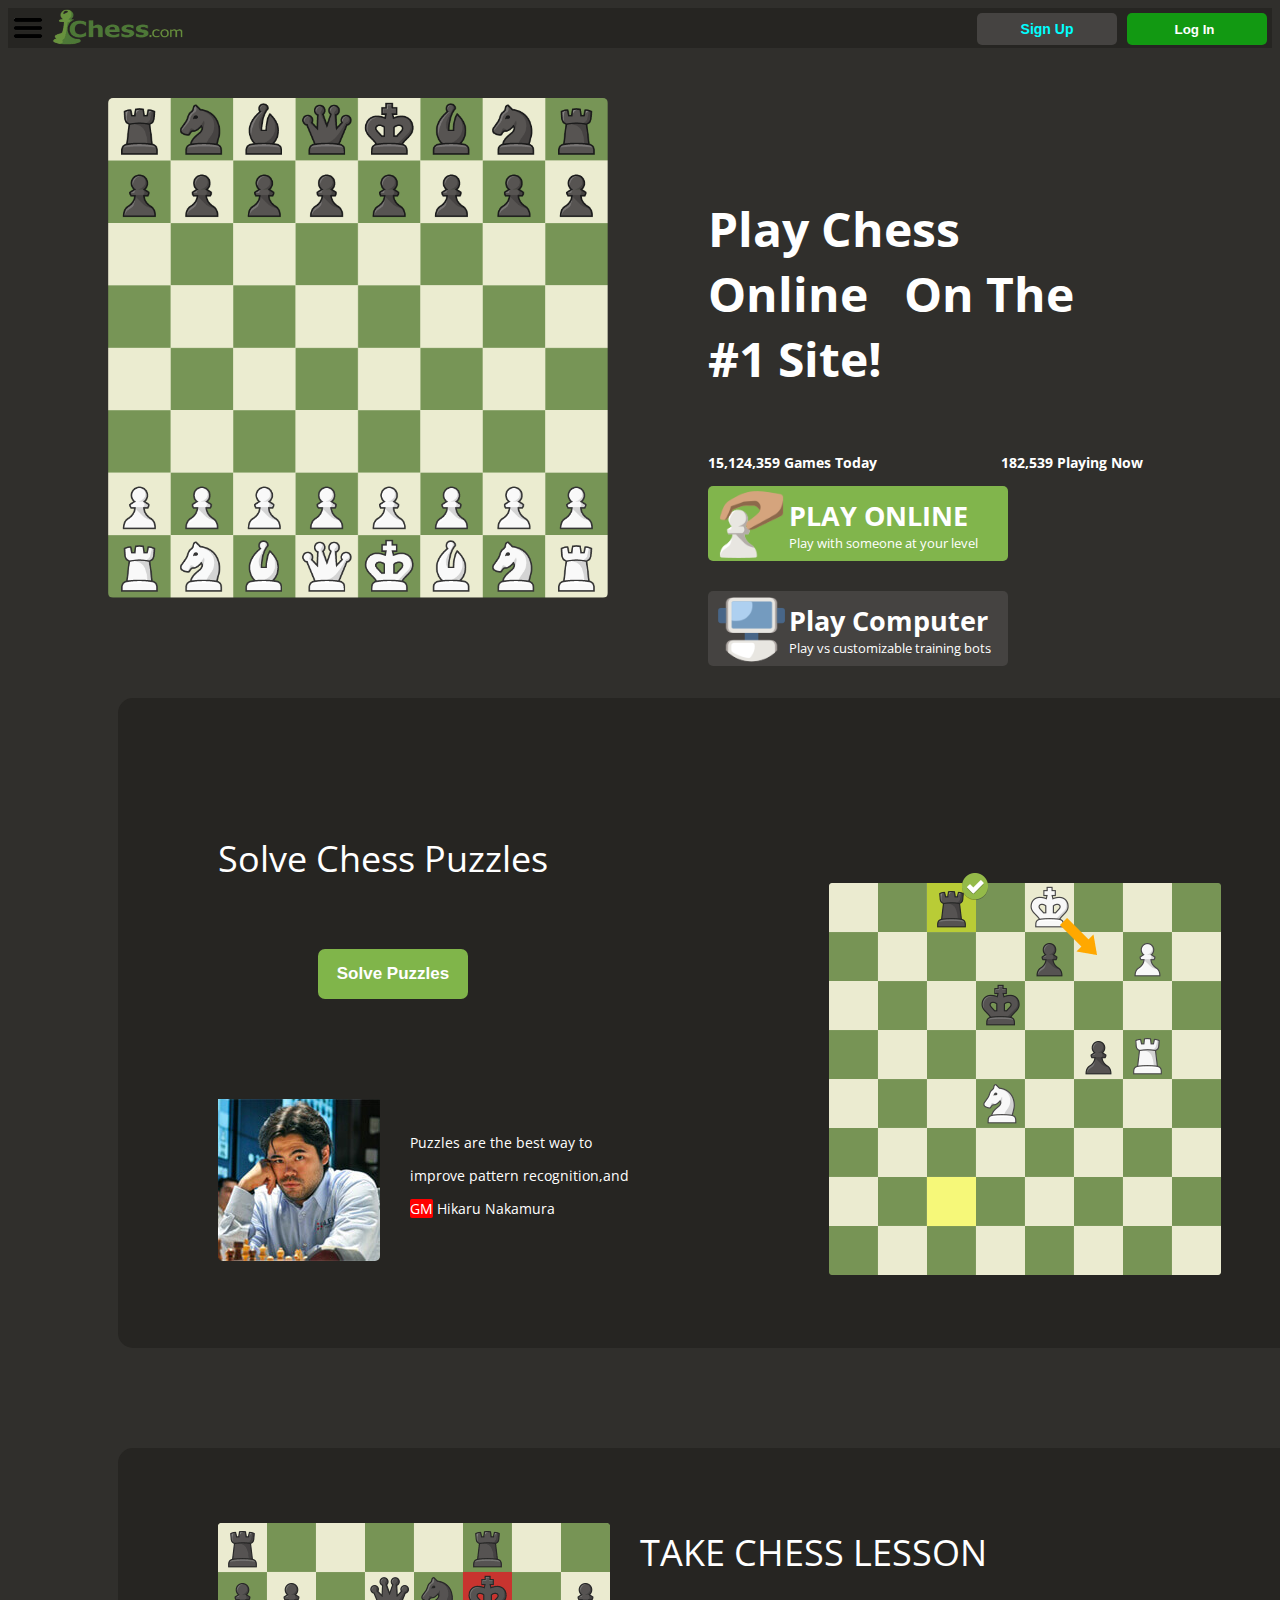
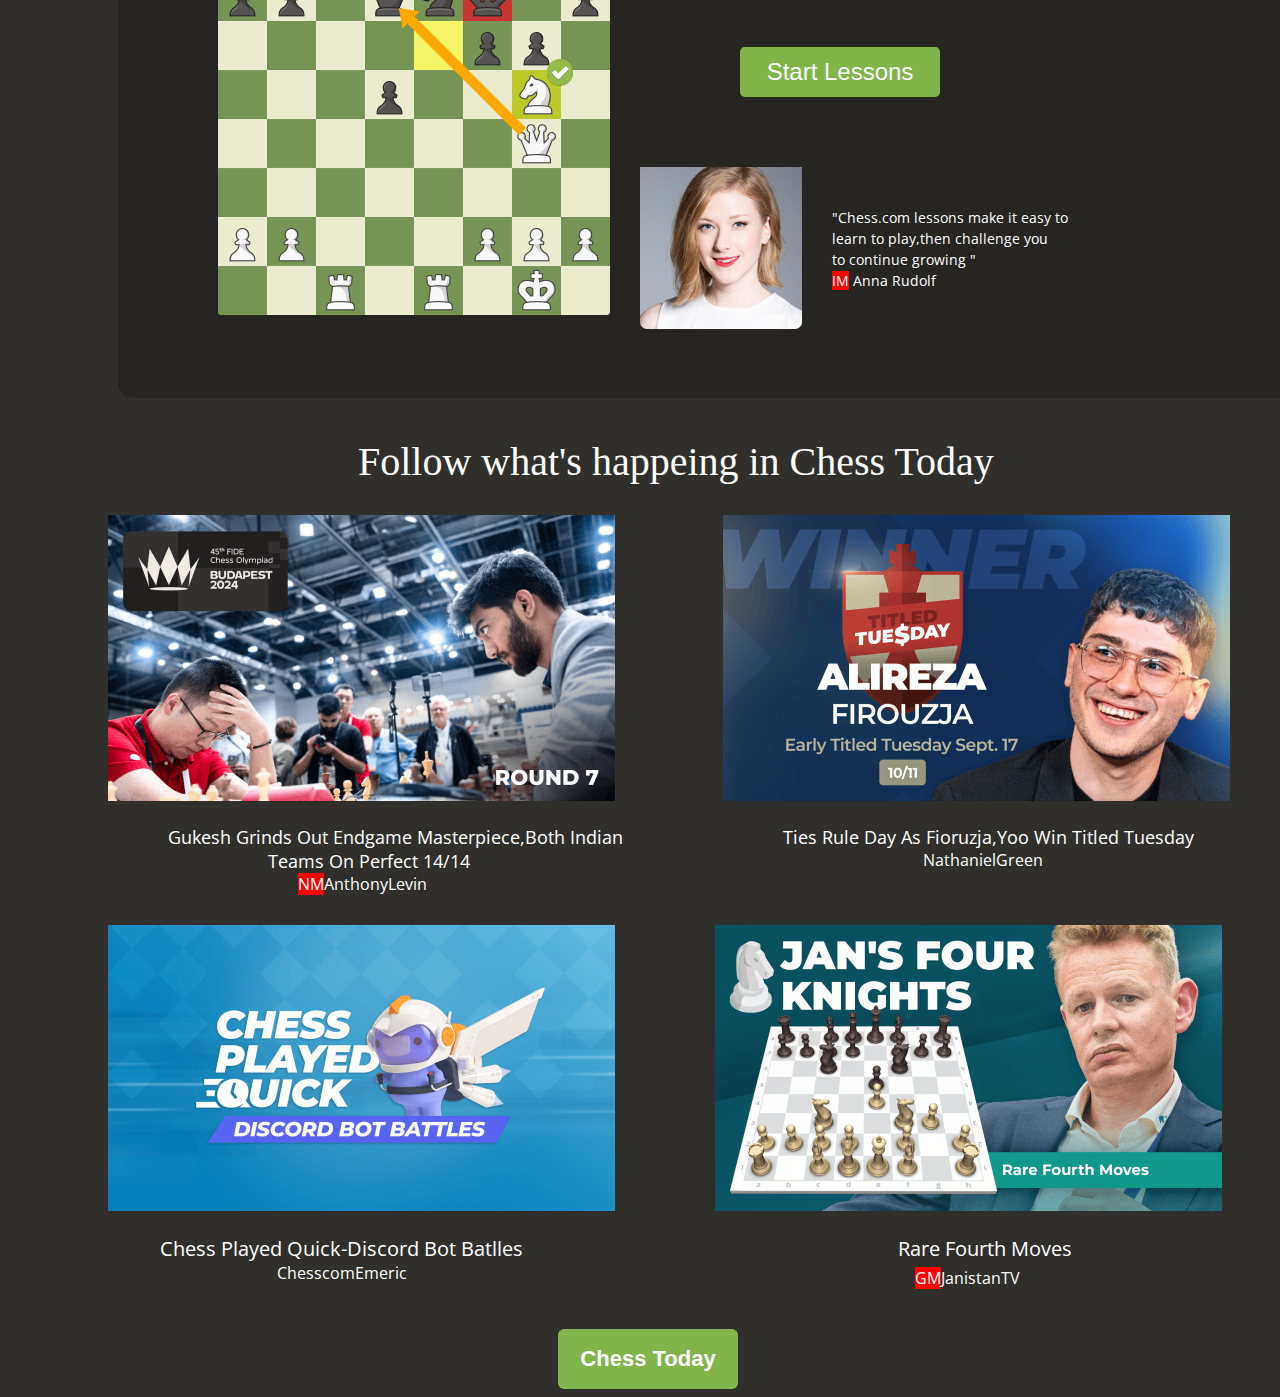
<file: index.html>
<!DOCTYPE html>
<html style="font-family: "Open Sans", sans-serif;">
    <head>
        <link rel="preconnect" href="https://fonts.googleapis.com">
        <link rel="preconnect" href="https://fonts.gstatic.com" crossorigin>
        <link href="https://fonts.googleapis.com/css2?family=Open+Sans:ital,wght@0,300..800;1,300..800&display=swap" rel="stylesheet">
        <link rel="stylesheet" href="./div1styles.css">
        <link rel="stylesheet" href="./div2styles.css">
        <link rel="stylesheet" href="./div3styles.css">
        <title>
            Chess.com-Play Chess Online
        </title>
        <style>
            html
            {
                background-color:rgb(48, 47, 44);
                margin:0;
            }
        </style>
        <style>
            .play1
            {
                display:flex;
                height:75px;
                width:300px;
                background-color:rgb(69, 67, 65);
                border:none;
                border-radius:5px;
                margin-left:100px;
                margin-top:30px;
            }
            .container1
            {
                display:flex;
                flex-direction:row;
                height:75px;
                width:300px;
            }
            .chessimg1
            {
                display:flex;
                justify-content: flex-start;
            }
            .chessimage1
            {
                
                height:75px;
                flex:0.2;
                justify-content: flex-start;
            }
            .textbig1
            { justify-content: flex-start;
                font-family: ;
                display:flex;
                padding-top:10px;
                color:white;
                font-size: 27px;
                font-weight:bold;
                vertical-align:top;
                font-family: "Open Sans", sans-serif;
            }
            .subtext1
            {
                font-family: "Open Sans", sans-serif;
                display:flex;
                justify-content: flex-end;
                vertical-align:top;
                color:white;
        
            }
            .texts1
            {
                display:flex;
                flex-direction:column;
            }
        </style>
        <style>
            .header
            {
                display:flex;
                background-color:rgb(38, 37, 34);
                flex-direction: row;
                height:40px;
                
            }
            .menu
            {
                flex:display;
                flex-direction: row;
                justify-content: flex-start;
                vertical-align:center;
            }
            .logo
            {
                flex:display;
            }
            .blank
            {
                flex:display;
                flex:1;
            }
            .signupbut
            {
            height:32px;
            width :140px;
            background-color: rgb(69, 67, 65);
            border-radius:5px;
            border:none;
            font-size:14px;
            font-weight: bold;
            color:cyan;
            }
            .loginbut
            {
                padding-right:10px;
                width:140px;
                height:32px;
                flex:display;
                background-color:rgb(18, 153, 18);
                border:none;
                border-radius:5px;
                font-weight:bold;
                color:white;
                padding-left:5px;
            }
            .login
            {
                padding-left:10px;
                vertical-align:center;
                padding-top:5px;
                padding-right:5px;
            }
            .signup
            {
                vertical-align:center;
                padding-top:5px;
                padding-left:5px;
            }
            .hamburgermenu
            {
                padding-top:4px;
                padding-right:4px;
                padding-left:4px;
                width:32px;
                height:32px;
                vertical-align: center;
            }
            .logoimg
            {
                padding-right:4px;
                padding-left:4px;
                height:37.5px;
                width:131px;
            }
        </style>
    <style>
        .play
        {
            display:flex;
            height:75px;
            width:300px;
            background-color:rgb(129, 181, 76);
            border:none;
            border-radius:5px;
            margin-left:100px;
        }
        .container
        {
            display:flex;
            flex-direction:row;
            height:75px;
            width:300px;
        }
        .chessimg
        {
            display:flex;
            justify-content: flex-start;
        }
        .chessimage
        {
            
            height:75px;
            flex:0.2;
            justify-content: flex-start;
        }
        .textbig
        { justify-content: flex-start;
            font-family: "Open Sans", sans-serif;
            display:flex;
            padding-top:10px;
            color:white;
            font-size: 27px;
            font-weight:bold;
            vertical-align:top;
        }
        .subtext
        {
            font-family: "Open Sans", sans-serif;
            display:flex;
            justify-content: flex-end;
            vertical-align:top;
            color:white;
            justify-content: flex-start;
    
        }
        .texts
        {
            display:flex;
            flex-direction:column;
        }
    </style>
        <style>
            .body1
            {
                background-color:#302f2c;
            }
            .chessboard
            {
                padding-top:50px;
                padding-left:100px;
                display:flex;
                flex:0.6;
                height:500px;
                width: 600px;
            }
            .chessboardimg
            {
                border-radius:5px;
                display:inline;
            }
            .body1
            {
                display:flex;
                flex-direction:row;

            }
            .texts
            {
                display:flex;
                flex-direction:column;
                flex:1;
                width:200px;
                height:300px;
            }
            .toptext
            {
                padding-left:100px;
                display:flex;
                display:inline;
                font-size:48px;
                flex:0.2;
                font-family: "Open Sans", sans-serif;
                font-weight:bold;
                color:white;
                vertical-align: top;
                padding-top:100px;
                padding-right:150px;
                margin-left:0px;
            }
            .text2
            {
                padding-left:30px;
            }
            .subtexter
            {
                display:flex;
                flex:0.2;
                padding-left:100px;
                flex-direction:column;
                color:white;
                font-weight:bold;
                font-size:14px;
                font-family: "Open Sans", sans-serif;
                vertical-align: top;
                margin-top:0px;
            }
            .textp
            {
                display:flex;
                flex:0.2;
                padding-left:100px;
                flex-direction:column;
                color:cyan;
                font-weight:bold;
                font-size:14px;
                font-family: "Open Sans", sans-serif;
                vertical-align: top;
                margin-top:0px;
            }
        </style>
        <style>
            .second
            {
                display:flex;
                
                background-color:rgb(38, 37, 34);
                width:410px;
                height:922px;
            }
        </style>
    </head>
    <body>
        <div class="header">
            <div class="Menu"><img class="hamburgermenu"src="./hamburgermenu.png"></img></div>
            <div class="logo"><img class="logoimg"src="./logo-removebg-preview.png"></div>
            <div class="blank"></div>
            <div class="signup"><button class="signupbut">Sign Up</button></div>
            <div class="login"><button class="loginbut">Log In</button></div>
        </div>
        <div class="body1">
            <div class="chessboard"><img class="chessboardimg"src="./chessboard.png"></div>
            <div class="texts">
                <p class="toptext">Play Chess Online  &nbsp;&nbsp;On The #1 Site! </p>
                <div class="subtexter"><p class="stats">15,124,359 Games Today &nbsp;&nbsp;&nbsp;&nbsp;&nbsp;&nbsp;&nbsp;&nbsp;&nbsp;&nbsp;&nbsp;&nbsp;&nbsp;&nbsp;&nbsp;&nbsp;&nbsp;&nbsp;&nbsp;&nbsp;&nbsp;&nbsp;&nbsp;&nbsp;&nbsp;&nbsp;&nbsp;&nbsp;&nbsp;&nbsp;182,539 Playing Now</p></div>
                <button class="play">
                    <div class="container">
                        <div class="chessimg"><img class="chessimage" src="./playwhite.cea685ba.png"></div>
                        <div class="texts">
                            <div class="textbig">PLAY ONLINE</div>
                            <div class="subtext">Play with someone at your level</div>
                        </div>
                    </div>
                </button>
                <button class="play1">
                    <div class="container1">
                        <div class="chessimg1"><img class="chessimage1" src="./computer.f36f0d84.png"></div>
                        <div class="texts1">
                            <div class="textbig1">Play Computer</div>
                            <div class="subtext1">Play vs customizable training bots</div>
                        </div>
                    </div>
                </button>
            <div class="second">
            </div>
            </div>
            </div>
        </div>









        <div class="hello">
            <div class="text"><p>Solve Chess Puzzles</p>
            <button class="button5">Solve Puzzles</button>
            <div class="wool">
                <div class="img"><img class="img1" src="./hikaru-nakamura.e1ca9267.jpg"></div>
                <div class="text234">
                <p>Puzzles are the best way to</p>
                <p>improve pattern recognition,and</p>
                <p> <span class="text3">GM</span> Hikaru Nakamura</p>
                </div>
            </div>
            </div>
            <div class="img9"><img class="img90"src="./board-puzzles.4a54c49f (1).png"></div>
            </div>





            <div class="hello2">
                <div class="img12"><img class="img" src="./board-lessons.825946d3.png"></div>
                <div class="text2">
                <div class="text12">TAKE CHESS LESSON</div>
                <div class="button2"><button class="button12">Start Lessons</button></div>
                <div class="bottom2">
                    <div class="image22"><img class="img22"src="./anna-rudolf.193d08a5.jpg"></div>
                    <div class="text22">
                        <div><p1>"Chess.com lessons make it easy to</p1></div>
                        <div><p2>learn to play,then challenge you</p2></div>
                        <div><p3>to continue growing "</p3></div>
                        <div><p4><span class="anna2">IM</span> Anna Rudolf </p4></div>
                
                
                    </div>
                </div>
                </div>
                </div>


                <div class="vertical1">
                    <div class="column1">Follow what's happeing in Chess Today</div>
                    <div class="row1">
                    <div class="lastimg">
                        <div class="imgpk1"><img src="./1517183.1bd832ce.507x286o.afeee052586e.png"></div>
                        <div class="textpk1">Gukesh Grinds Out Endgame Masterpiece,Both Indian</div>
                        <div class="textpk2">Teams On Perfect 14/14</div>
                        <div class="textpk3"><span class="textpk33">NM</span>AnthonyLevin</div>
                    </div>
                    <div class="lastimg2">
                        <div class="imgak1"><img src="./1516919.7e0e2728.507x286o.d641b454c1b7.png"></div>
                        <div class="textak1">Ties Rule Day As Fioruzja,Yoo Win Titled Tuesday</div>
                        <div class="textak2"></div>
                        <div class="textak3"><span class="textak33"></span>NathanielGreen</div>
                    </div>
                    </div> <!--row1end-->
                    <div class="row1">
                        <div class="lastimg">
                            <div class="imgpk1"><img src="./31263.c081ca6d.507x286o.e82f48b72924.png"></div>
                            <div class="textdk1">Chess Played Quick-Discord Bot Batlles</div>
                            <div class="textpk2"></div>
                            <div class="textdk3"><span class="textpk33"></span>ChesscomEmeric</div>
                        </div>
                        <div class="lastimg2">
                            <div class="imgak1"><img src="./9851.202e2ac5.507x286o.8bdc6c84f09d.png"></div>
                            <div class="textkk1">Rare Fourth Moves</div>
                            <div class="textak2"></div>
                            <div class="textkk3"><span class="textak33">GM</span>JanistanTV</div>
                        </div>
                    </div>
                    <div class="but"><button class="chess_today">Chess Today</button></div>
        
    </body>
</html>
</file>
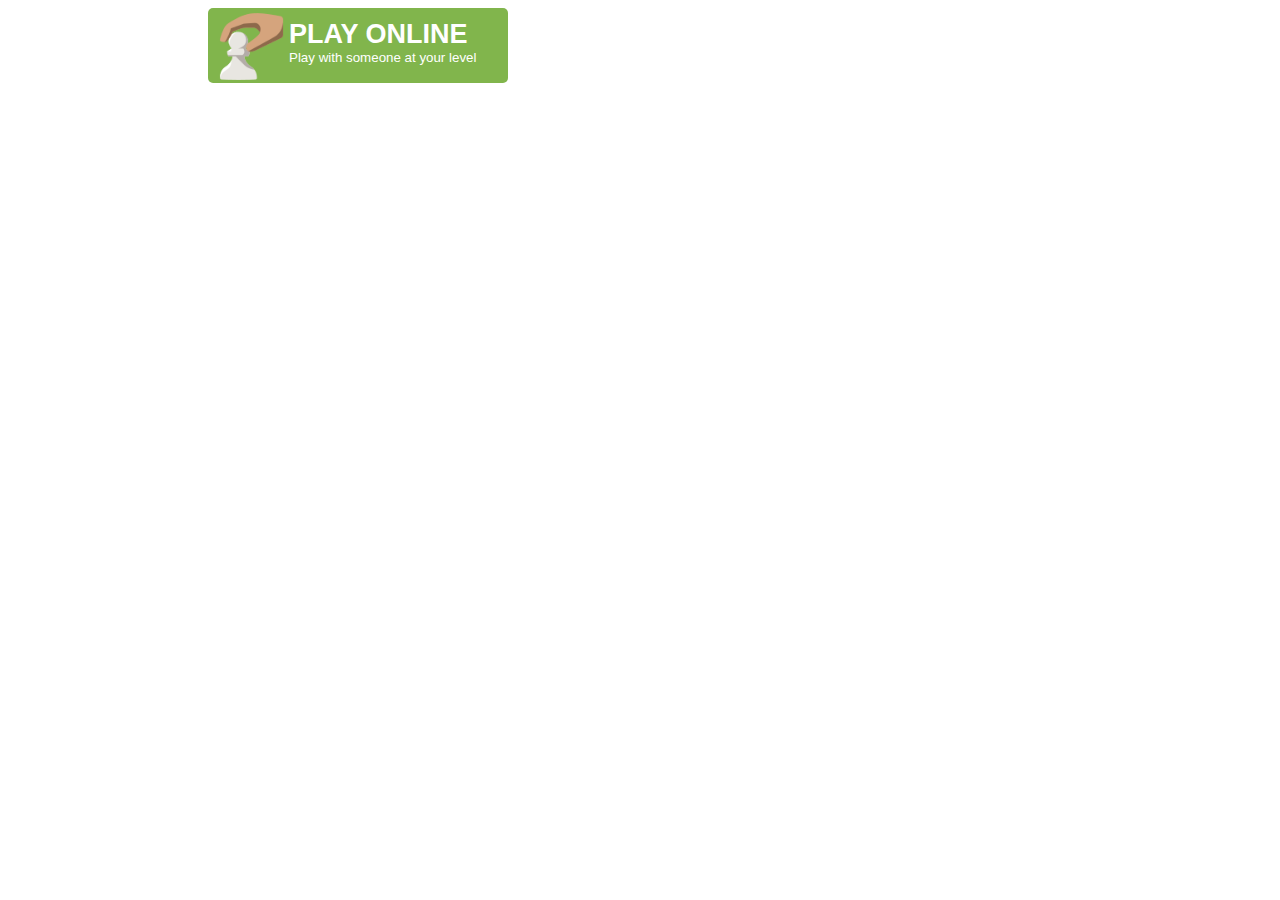
<file: button.html>
<html>
    <style>
    .play
    {
        display:flex;
        height:75px;
        width:300px;
        background-color:rgb(129, 181, 76);
        border:none;
        border-radius:5px;
        margin-left:200px;
    }
    .container
    {
        display:flex;
        flex-direction:row;
        height:75px;
        width:300px;
    }
    .chessimg
    {
        display:flex;
        justify-content: flex-start;
    }
    .chessimage
    {
        
        height:75px;
        flex:0.2;
        justify-content: flex-start;
    }
    .textbig
    { justify-content: flex-start;
        font-family: ;
        display:flex;
        padding-top:10px;
        color:white;
        font-size: 27px;
        font-weight:bold;
        vertical-align:top;
    }
    .subtext
    {
        
        display:flex;
        justify-content: flex-end;
        vertical-align:top;
        color:white;

    }
    .texts
    {
        display:flex;
        flex-direction:column;
    }
</style>
<button class="play">
    <div class="container">
        <div class="chessimg"><img class="chessimage" src="./playwhite.cea685ba.png"></div>
        <div class="texts">
            <div class="textbig">PLAY ONLINE</div>
            <div class="subtext">Play with someone at your level</div>
        </div>
    </div>
</button>
</html>
</file>
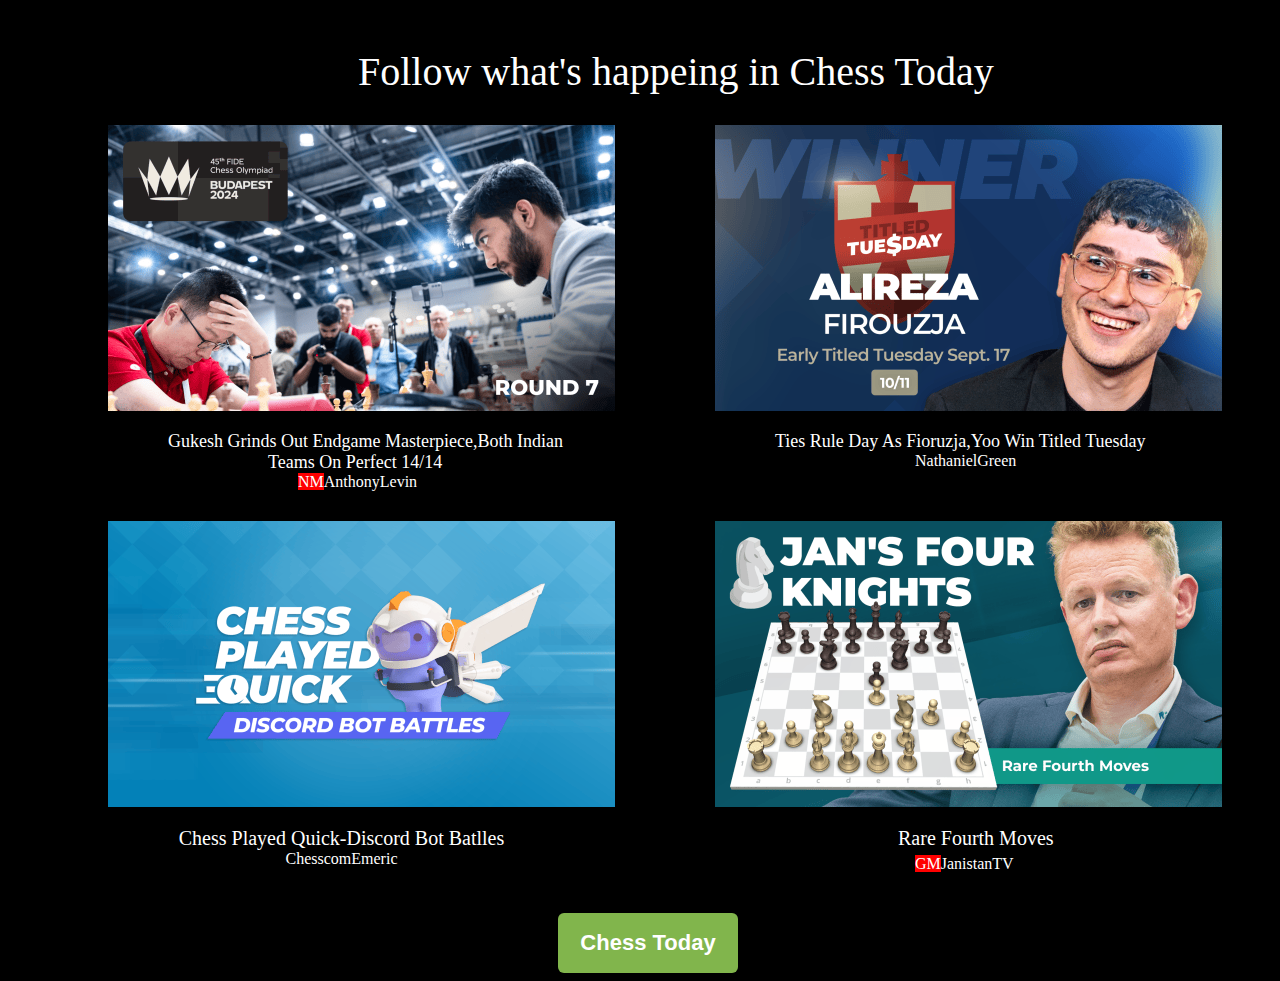
<file: div3.html>
<html>
<style>
    html
    {
        background-color:black
    }
    .vertical1
    {
        display:flex;
        flex-direction:column;
    }
    .column1
    {
        font-size:40px;
        color:white;
        padding-left:350px;
        padding-top:40px;
    }
    .lastimg
    {
        display:flex;
        flex-direction:column;
        border-radius:8px;
    }
    .imgpk1
    {
        padding-left:100px;
        border-radius:5px;
        padding-top:30px;
    }
    .textpk1
    {
     color:white;   
     font-size:18px;
     display:flex;
     vertical-align:center;
     padding-left:160px;
     padding-top:20px;
    }
    .textpk2
    {
        color:white;
        font-size:18px;
        margin-top:0px;
        padding-left:260px;
    }
    .textpk3
    {
        color:white;
        padding-left:290px;
    }
    .textpk33
    {
        background-color:red;
    }

</style>
<style>
    html
    {
        background-color:black
    }
    .vertical1
    {
        display:flex;
        flex-direction:column;
    }
    .column1
    {
        font-size:40px;
        color:white;
        padding-left:350px;
        padding-top:40px;
    }
    .lastimg2
    {
        display:flex;
        flex-direction:column;
        border-radius:8px;
    }
    .imgak1
    {
        padding-left:100px;
        border-radius:5px;
        padding-top:30px;
    }
    .textak1
    {
     color:white;   
     font-size:18px;
     display:flex;
     vertical-align:center;
     padding-left:160px;
     padding-top:20px;
    }
    .textak2
    {
        color:white;
        font-size:18px;
        margin-top:0px;
        padding-left:160px;
    }
    .textak3
    {
        color:white;
        padding-left:300px;
    }
    .textak33
    {
        background-color:red;
    }
    .pk
    {
        color:white;
        font-size:100px;
    }
    .row1
    {
        display:flex;
        flex-direction: row;
    }
    .chess_today
    {
        height :60px;
        width :180px;
        background-color:rgb(129, 181, 76);
        border:none;
        border-radius:6px;
        font-weight:bold;
        color:white;
        font-size:22px;
    }
    .but
    {
        padding-left:550px;
        padding-top:40px;
    }
    .textkk3
    {
        color:white;
        padding-left:300px;
        padding-top:5px;
    }
    .textkk1
    {
        padding-top:20px;
        color:white;
        padding-left:283px;
        font-size:20px;
    }
    .textdk1
    {
        color:white;
        display:flex;
        justify-content: center;
        font-size:20px;
        padding-top:20px;
        padding-left:60px;
    }
    .textdk3
    {
        color:white;
        display:flex;
        justify-content:center;
        padding-left:60px;
    }
</style>
<div class="vertical1">
<div class="column1">Follow what's happeing in Chess Today</div>
<div class="row1">
<div class="lastimg">
    <div class="imgpk1"><img src="./1517183.1bd832ce.507x286o.afeee052586e.png"></div>
    <div class="textpk1">Gukesh Grinds Out Endgame Masterpiece,Both Indian</div>
    <div class="textpk2">Teams On Perfect 14/14</div>
    <div class="textpk3"><span class="textpk33">NM</span>AnthonyLevin</div>
</div>
<div class="lastimg2">
    <div class="imgak1"><img src="./1516919.7e0e2728.507x286o.d641b454c1b7.png"></div>
    <div class="textak1">Ties Rule Day As Fioruzja,Yoo Win Titled Tuesday</div>
    <div class="textak2"></div>
    <div class="textak3"><span class="textak33"></span>NathanielGreen</div>
</div>
</div> <!--row1end-->
<div class="row1">
    <div class="lastimg">
        <div class="imgpk1"><img src="./31263.c081ca6d.507x286o.e82f48b72924.png"></div>
        <div class="textdk1">Chess Played Quick-Discord Bot Batlles</div>
        <div class="textpk2"></div>
        <div class="textdk3"><span class="textpk33"></span>ChesscomEmeric</div>
    </div>
    <div class="lastimg2">
        <div class="imgak1"><img src="./9851.202e2ac5.507x286o.8bdc6c84f09d.png"></div>
        <div class="textkk1">Rare Fourth Moves</div>
        <div class="textak2"></div>
        <div class="textkk3"><span class="textak33">GM</span>JanistanTV</div>
    </div>
</div>
<div class="but"><button class="chess_today">Chess Today</button></div>
</html>
</file>
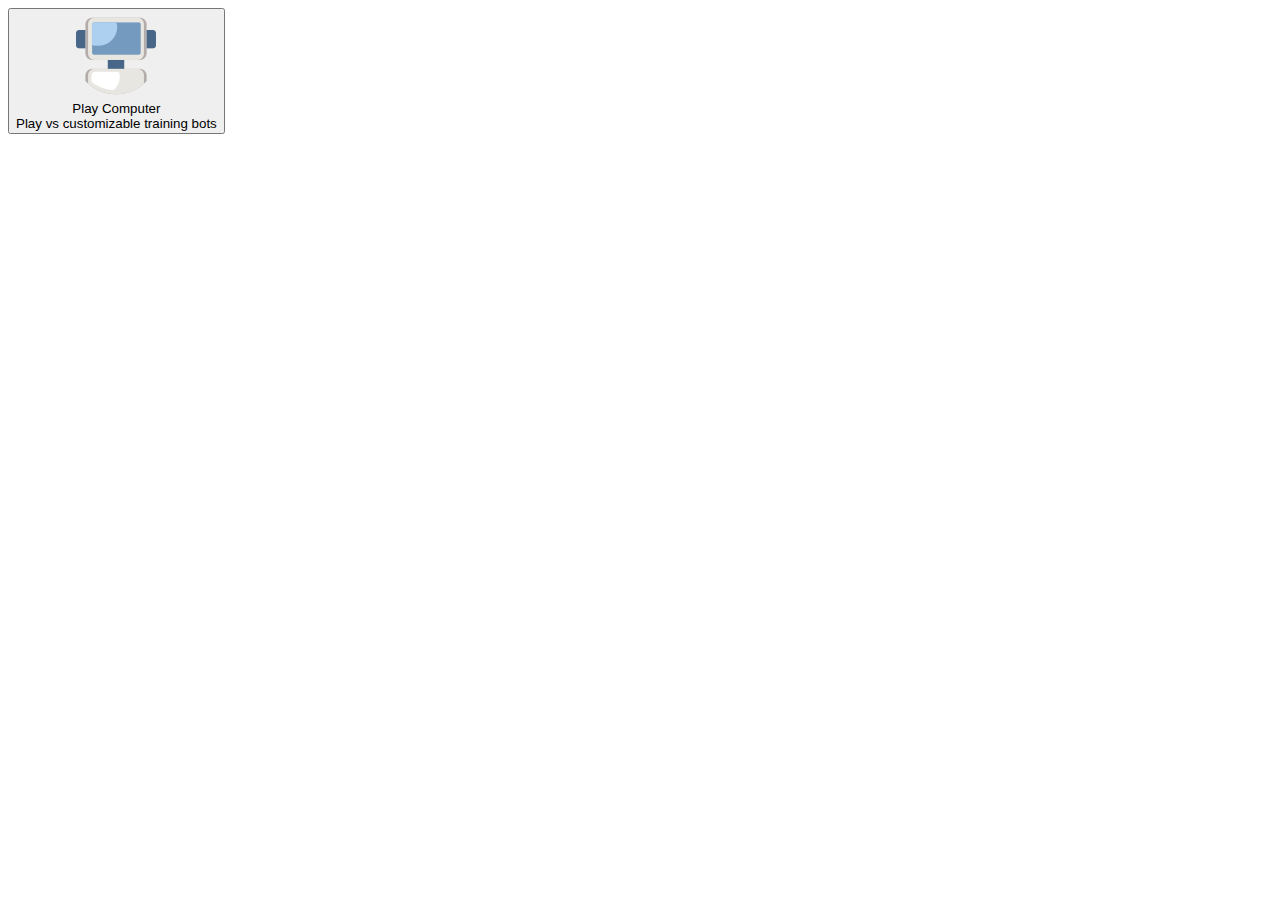
<file: playcomputer.html>
<html>
    <style>
    .play1
    {
        display:flex;
        height:75px;
        width:300px;
        background-color:rgb(69, 67, 65);
        border:none;
        border-radius:5px;
        margin-left:100px;
    }
    .container1
    {
        display:flex;
        flex-direction:row;
        height:75px;
        width:300px;
    }
    .chessimg1
    {
        display:flex;
        justify-content: flex-start;
    }
    .chessimage1
    {
        
        height:75px;
        flex:0.2;
        justify-content: flex-start;
    }
    .textbig1
    { justify-content: flex-start;
        font-family: ;
        display:flex;
        padding-top:10px;
        color:white;
        font-size: 27px;
        font-weight:bold;
        vertical-align:top;
    }
    .subtext1
    {
        
        display:flex;
        justify-content: flex-end;
        vertical-align:top;
        color:white;

    }
    .texts1
    {
        display:flex;
        flex-direction:column;
    }
</style>
<button class="play">
    <div class="container">
        <div class="chessimg"><img class="chessimage" src="./computer.f36f0d84.png"></div>
        <div class="texts">
            <div class="textbig">Play Computer</div>
            <div class="subtext">Play vs customizable training bots</div>
        </div>
    </div>
</button>
</html>
</file>
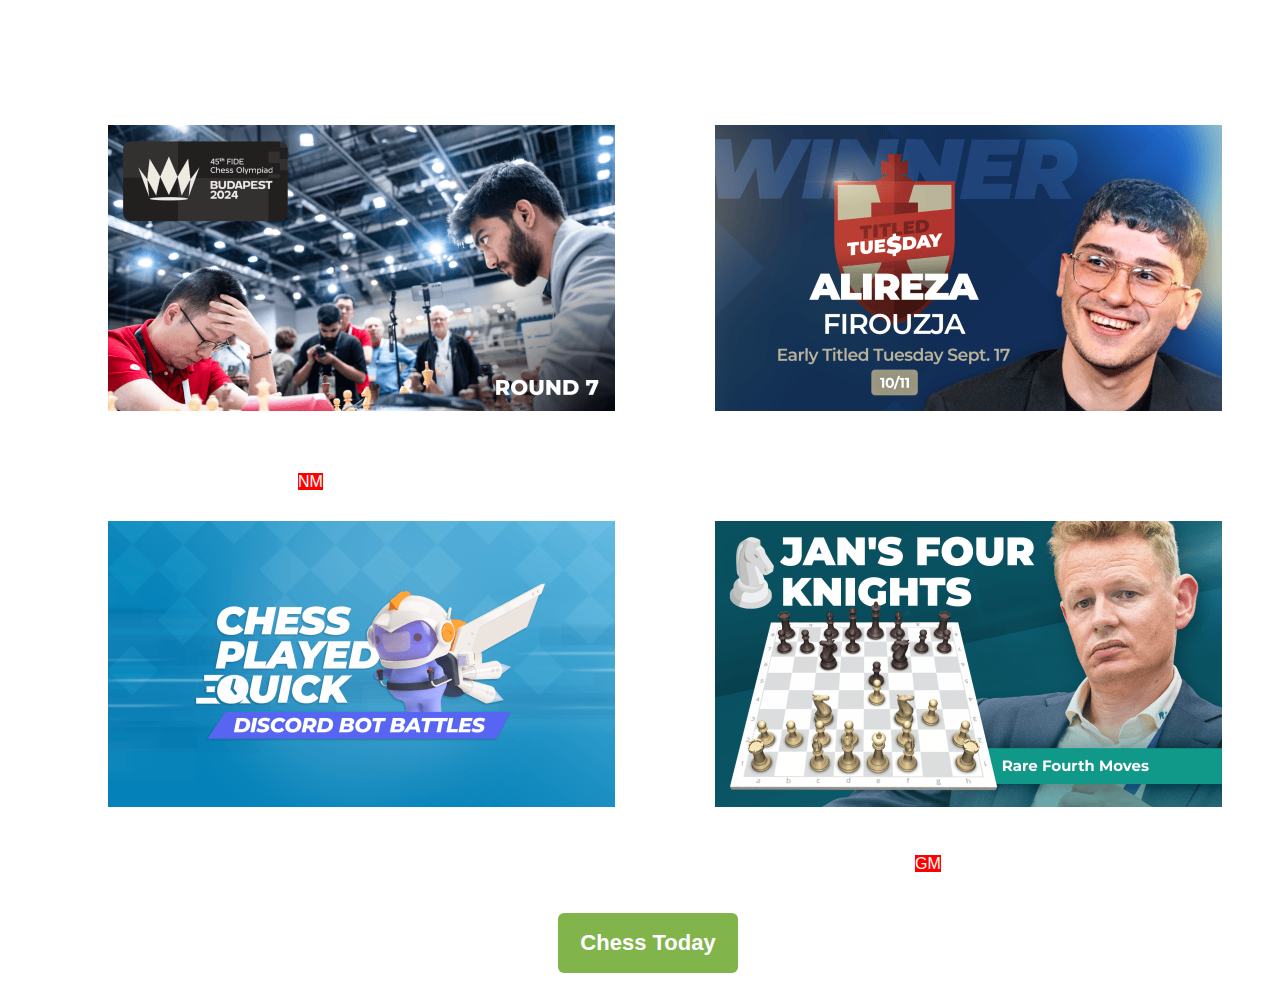
<file: sample.html>
<head>
    <link rel="stylesheet" href="./div3styles.css">

</head>
<body>
    <div class="vertical1">
        <div class="column1">Follow what's happeing in Chess Today</div>
        <div class="row1">
        <div class="lastimg">
            <div class="imgpk1"><img src="./1517183.1bd832ce.507x286o.afeee052586e.png"></div>
            <div class="textpk1">Gukesh Grinds Out Endgame Masterpiece,Both Indian</div>
            <div class="textpk2">Teams On Perfect 14/14</div>
            <div class="textpk3"><span class="textpk33">NM</span>AnthonyLevin</div>
        </div>
        <div class="lastimg2">
            <div class="imgak1"><img src="./1516919.7e0e2728.507x286o.d641b454c1b7.png"></div>
            <div class="textak1">Ties Rule Day As Fioruzja,Yoo Win Titled Tuesday</div>
            <div class="textak2"></div>
            <div class="textak3"><span class="textak33"></span>NathanielGreen</div>
        </div>
        </div> <!--row1end-->
        <div class="row1">
            <div class="lastimg">
                <div class="imgpk1"><img src="./31263.c081ca6d.507x286o.e82f48b72924.png"></div>
                <div class="textdk1">Chess Played Quick-Discord Bot Batlles</div>
                <div class="textpk2"></div>
                <div class="textdk3"><span class="textpk33"></span>ChesscomEmeric</div>
            </div>
            <div class="lastimg2">
                <div class="imgak1"><img src="./9851.202e2ac5.507x286o.8bdc6c84f09d.png"></div>
                <div class="textkk1">Rare Fourth Moves</div>
                <div class="textak2"></div>
                <div class="textkk3"><span class="textak33">GM</span>JanistanTV</div>
            </div>
        </div>
        <div class="but"><button class="chess_today">Chess Today</button></div>
    </body>
</file>
<file: div1styles.css>
.hello
    {
        display:flex;
        flex-direction: row;
        background-color:rgb(38, 37, 34);
        border-radius:15px;
        height: 550px;
        width: 1200px;
        margin-left:110px;
        padding-top:100px;
        margin-top:100px;
    }
    .text
    {
        color:white;
        font-size:36px;
        font-family: "Open Sans", sans-serif;
        padding-left:100px;
    }
    .text234
    {
        font-size:14px;
        padding-top:120px;
        padding-left:30px;
    }
    .wool
    {
        display:flex;
        flex-direction:row;
    }
    .text3
    {
        background-color:red;
        border-radius:2px;
    }
    .button5
    {
        height:50px;
        width:150px;
        background-color:rgb(128, 181, 74);
        border:none;
        border-radius:7px;
        font-weight:bold;
        color:white;
        font-size:17px;
        margin-left:100px;
        margin-top:30px;
    }
    .img1
    {
     border-radius:5px;
     padding-top:100px;
    }
    .img9
    {
        padding-left:200px;
        padding-top:75px;
    }
</file>
<file: div2styles.css>
.hello2
    {
        display:flex;
        flex-direction: row;
        background-color:rgb(38, 37, 34);
        border-radius:15px;
        height: 550px;
        width: 1200px;
        margin-left:110px;
        margin-top:100px;
    }
    .text2
    {
        color:white;
        font-size:36px;
        font-family: "Open Sans", sans-serif;
        padding-left:150px;
        padding-top:80px;
        display:flex;
        flex-direction: column;
    }
    .text22
    {
        font-size:14px;
        padding-top:110px;
        padding-left:30px;
        flex-direction:column;
        line-height: 1.5;
    }
    .wool2
    {
        display:flex;
        flex-direction:row;
    }
    .text32
    {
        background-color:red;
        border-radius:2px;
    }
    .button12
    {
        height:50px;
        width:200px;
        background-color:rgb(128, 181, 74);
        font-style:bold;
        font-size:24px;
        color:white;
        border:none;
        border-radius:5px;
        margin-top:70px;
        margin-left:100px;
    }
    .img12
    {
     border-radius:5px;
     padding-top:75px;
     padding-left:100px;
    }
    .img22
    {
        padding-left:0px;
        padding-top:70px;
        border-radius:7px;
    }
    .bottom2
    {
        display:flex;
        flex-direction:row;
    }
    .anna2
    {
        background-color:red;
    }
</file>
<file: div3styles.css>
.vertical1
    {
        display:flex;
        flex-direction:column;
    }
    .column1
    {
        font-size:40px;
        color:white;
        padding-left:350px;
        padding-top:40px;
    }
    .lastimg
    {
        display:flex;
        flex-direction:column;
        border-radius:8px;
    }
    .imgpk1
    {
        padding-left:100px;
        border-radius:5px;
        padding-top:30px;
    }
    .textpk1
    {
     color:white;   
     font-size:18px;
     display:flex;
     vertical-align:center;
     padding-left:160px;
     padding-top:20px;
     font-family: "Open Sans", sans-serif;
    }
    .textpk2
    {
        color:white;
        font-size:18px;
        margin-top:0px;
        padding-left:260px;
        font-family: "Open Sans", sans-serif;
    }
    .textpk3
    {
        color:white;
        padding-left:290px;
        font-family: "Open Sans", sans-serif;
    }
    .textpk33
    {
        background-color:red;
        font-family: "Open Sans", sans-serif;
    }
    .vertical1
    {
        display:flex;
        flex-direction:column;
    }
    .column1
    {
        font-size:40px;
        color:white;
        padding-left:350px;
        padding-top:40px;
    }
    .lastimg2
    {
        display:flex;
        flex-direction:column;
        border-radius:8px;
    }
    .imgak1
    {
        padding-left:100px;
        border-radius:5px;
        padding-top:30px;
    }
    .textak1
    {
     color:white;   
     font-size:18px;
     display:flex;
     vertical-align:center;
     padding-left:160px;
     padding-top:20px;
     font-family: "Open Sans", sans-serif;
    }
    .textak2
    {
        color:white;
        font-size:18px;
        margin-top:0px;
        padding-left:160px;
        font-family: "Open Sans", sans-serif;
    }
    .textak3
    {
        color:white;
        padding-left:300px;
        font-family: "Open Sans", sans-serif;
    }
    .textak33
    {
        background-color:red;
        font-family: "Open Sans", sans-serif;
    }
    .pk
    {
        color:white;
        font-size:100px;
    }
    .row1
    {
        display:flex;
        flex-direction: row;
    }
    .chess_today
    {
        height :60px;
        width :180px;
        background-color:rgb(129, 181, 76);
        border:none;
        border-radius:6px;
        font-weight:bold;
        color:white;
        font-size:22px;
    }
    .but
    {
        padding-left:550px;
        padding-top:40px;
    }
    .textkk3
    {
        color:white;
        padding-left:300px;
        padding-top:5px;
        font-family: "Open Sans", sans-serif;
    }
    .textkk1
    {
        padding-top:20px;
        color:white;
        padding-left:283px;
        font-size:20px;
        font-family: "Open Sans", sans-serif;
    }
    .textdk1
    {
        color:white;
        display:flex;
        justify-content: center;
        font-size:20px;
        padding-top:20px;
        padding-left:60px;
        font-family: "Open Sans", sans-serif;
    }
    .textdk3
    {
        color:white;
        display:flex;
        justify-content:center;
        padding-left:60px;
        font-family: "Open Sans", sans-serif;
    }
</file>
